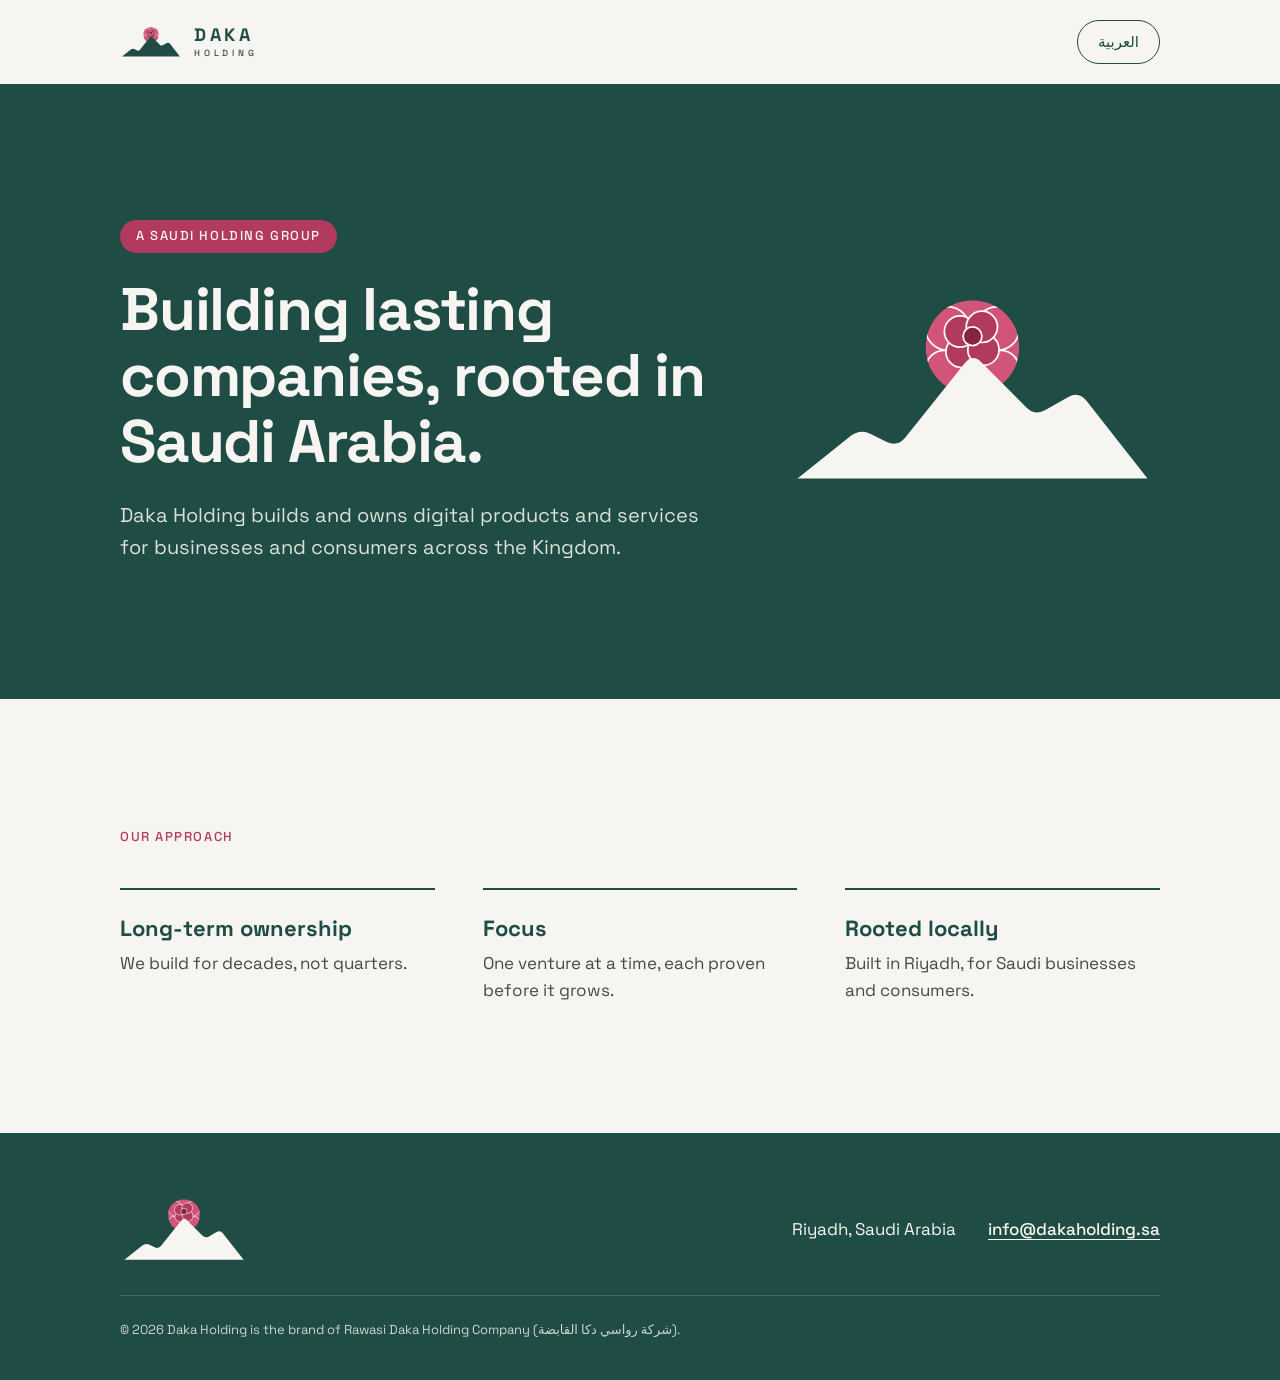
<file: index.html>
<!doctype html>
<html lang="en" dir="ltr">
<head>
  <meta charset="utf-8">
  <meta name="viewport" content="width=device-width, initial-scale=1">
  <title>Daka Holding</title>
  <meta name="description" content="Daka Holding is a Saudi holding company in Riyadh that builds and owns digital products and services for businesses and consumers across the Kingdom.">
  <meta name="theme-color" content="#1F4D45">
  <link rel="canonical" href="https://dakaholding.sa/">
  <link rel="alternate" hreflang="en" href="https://dakaholding.sa/">
  <link rel="alternate" hreflang="ar" href="https://dakaholding.sa/ar/">
  <link rel="alternate" hreflang="x-default" href="https://dakaholding.sa/">
  <link rel="icon" href="favicon.svg" type="image/svg+xml">
  <link rel="apple-touch-icon" href="apple-touch-icon.png">

  <meta property="og:type" content="website">
  <meta property="og:site_name" content="Daka Holding">
  <meta property="og:title" content="Daka Holding">
  <meta property="og:description" content="A Saudi holding company that builds and owns digital products and services for businesses and consumers across the Kingdom.">
  <meta property="og:url" content="https://dakaholding.sa/">
  <meta property="og:image" content="https://dakaholding.sa/og-image.png">
  <meta property="og:image:width" content="1200">
  <meta property="og:image:height" content="630">
  <meta property="og:image:alt" content="Daka Holding logo on a dark green background">
  <meta property="og:locale" content="en_US">
  <meta property="og:locale:alternate" content="ar_SA">
  <meta name="twitter:card" content="summary_large_image">

  <link rel="preconnect" href="https://fonts.googleapis.com">
  <link rel="preconnect" href="https://fonts.gstatic.com" crossorigin>
  <link rel="preload" as="style" href="https://fonts.googleapis.com/css2?family=Space+Grotesk:wght@400;500;700&display=swap">
  <link rel="stylesheet" href="https://fonts.googleapis.com/css2?family=Space+Grotesk:wght@400;500;700&display=swap" media="print" onload="this.media='all'">
  <noscript><link rel="stylesheet" href="https://fonts.googleapis.com/css2?family=Space+Grotesk:wght@400;500;700&display=swap"></noscript>
  <link rel="stylesheet" href="styles.css">
</head>
<body>
  <a class="skip" href="#main">Skip to content</a>

  <header class="site-header">
    <div class="wrap">
      <a class="brand" href="./" aria-label="Daka Holding, home">
        <img src="logo.svg" alt="Daka Holding" width="62" height="32">
        <span class="wordmark" aria-hidden="true">
          <span class="wordmark-main">DAKA</span>
          <span class="wordmark-sub">HOLDING</span>
        </span>
      </a>
      <a class="lang-switch" href="ar/" lang="ar" hreflang="ar">العربية</a>
    </div>
  </header>

  <main id="main">
    <section class="hero" aria-labelledby="hero-title">
      <div class="wrap">
        <div>
          <p class="label">A Saudi holding group</p>
          <h1 id="hero-title">Building lasting companies, rooted in Saudi Arabia.</h1>
          <p class="lede">Daka Holding builds and owns digital products and services for businesses and consumers across the Kingdom.</p>
        </div>
        <div class="hero-mark">
          <img src="logo-light.svg" alt="Daka Holding logo: a Taif rose above a mountain range" width="380" height="196">
        </div>
      </div>
    </section>

    <section class="approach" aria-labelledby="approach-title">
      <div class="wrap">
        <h2 class="section-label" id="approach-title">Our approach</h2>
        <ul class="principles">
          <li>
            <h3>Long-term ownership</h3>
            <p>We build for decades, not quarters.</p>
          </li>
          <li>
            <h3>Focus</h3>
            <p>One venture at a time, each proven before it grows.</p>
          </li>
          <li>
            <h3>Rooted locally</h3>
            <p>Built in Riyadh, for Saudi businesses and consumers.</p>
          </li>
        </ul>
      </div>
    </section>
  </main>

  <footer class="site-footer">
    <div class="wrap">
      <div class="footer-top">
        <img src="logo-light.svg" alt="Daka Holding" width="128" height="66" loading="lazy">
        <address class="footer-contact">
          <span>Riyadh, Saudi Arabia</span>
          <a href="mailto:info@dakaholding.sa">info@dakaholding.sa</a>
        </address>
      </div>
      <p class="fineprint">© <span class="year">2026</span> Daka Holding is the brand of Rawasi Daka Holding Company (<span lang="ar" dir="rtl">شركة رواسي دكا القابضة</span>).</p>
    </div>
  </footer>

  <script>document.querySelectorAll('.year').forEach(function (el) { el.textContent = new Date().getFullYear(); });</script>
</body>
</html>
</file>
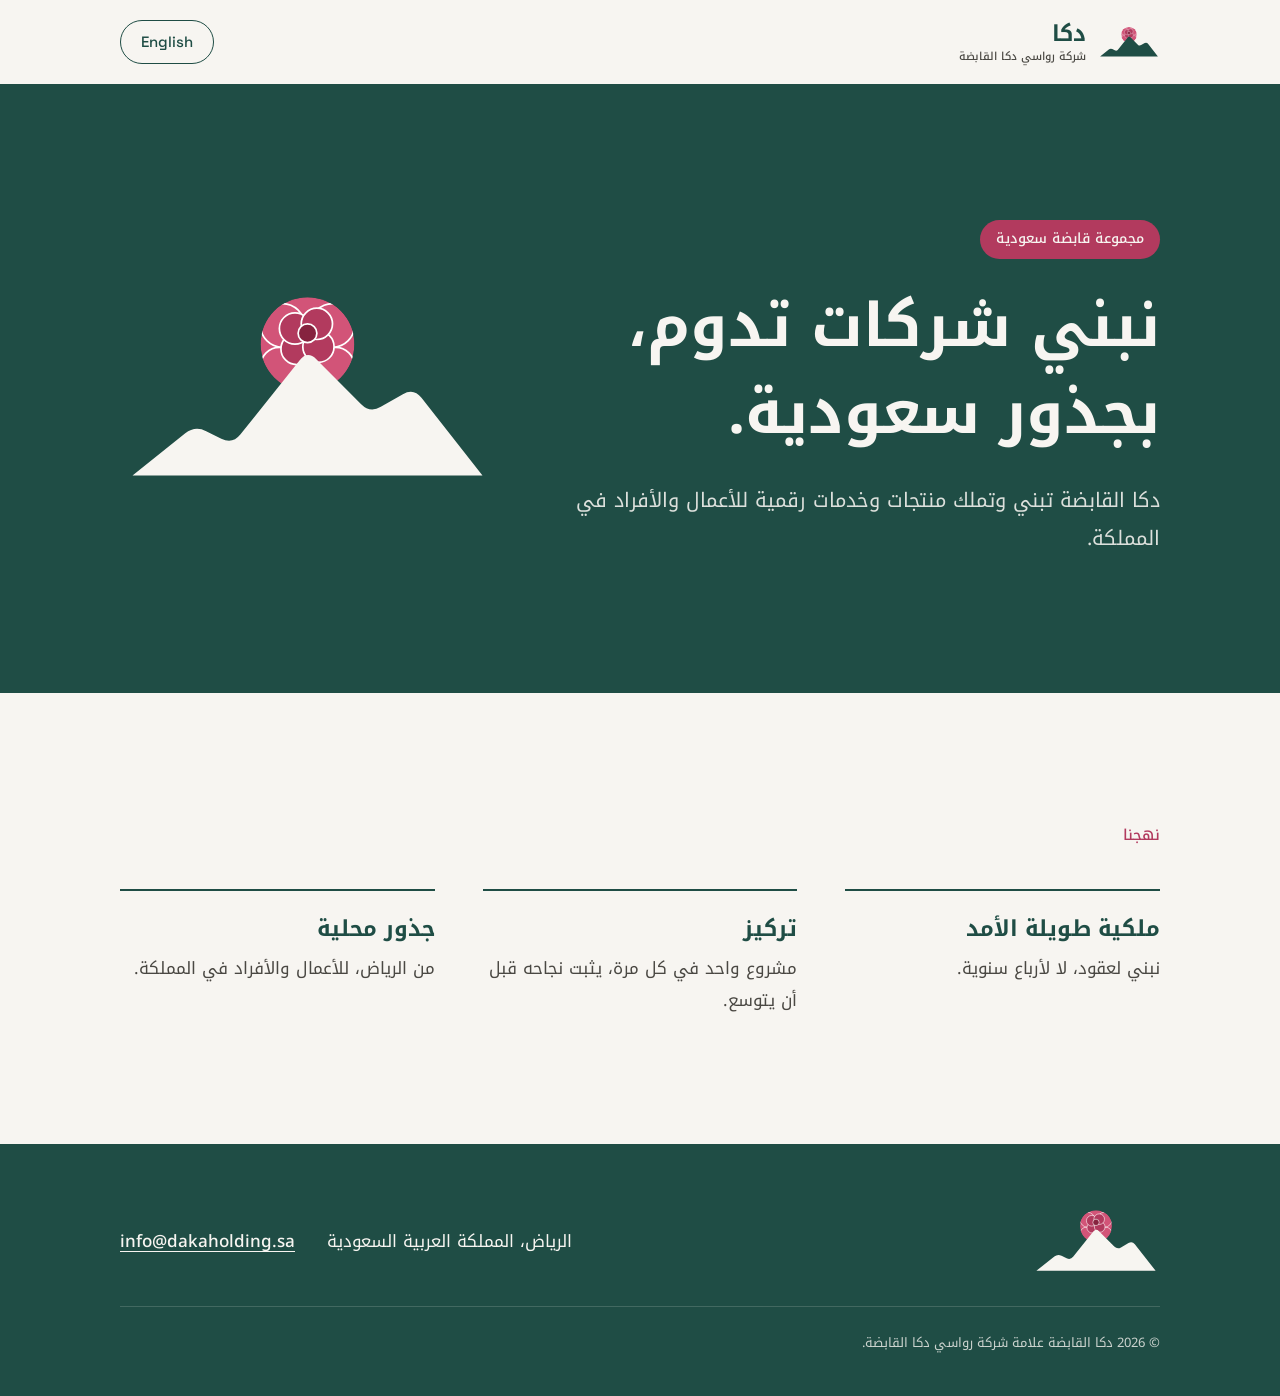
<file: ar/index.html>
<!doctype html>
<html lang="ar" dir="rtl">
<head>
  <meta charset="utf-8">
  <meta name="viewport" content="width=device-width, initial-scale=1">
  <title>دكا القابضة</title>
  <meta name="description" content="دكا القابضة مجموعة سعودية من الرياض، تبني وتملك منتجات وخدمات رقمية للأعمال والأفراد في المملكة.">
  <meta name="theme-color" content="#1F4D45">
  <link rel="canonical" href="https://dakaholding.sa/ar/">
  <link rel="alternate" hreflang="en" href="https://dakaholding.sa/">
  <link rel="alternate" hreflang="ar" href="https://dakaholding.sa/ar/">
  <link rel="alternate" hreflang="x-default" href="https://dakaholding.sa/">
  <link rel="icon" href="../favicon.svg" type="image/svg+xml">
  <link rel="apple-touch-icon" href="../apple-touch-icon.png">

  <meta property="og:type" content="website">
  <meta property="og:site_name" content="دكا القابضة">
  <meta property="og:title" content="دكا القابضة">
  <meta property="og:description" content="مجموعة قابضة سعودية تبني وتملك منتجات وخدمات رقمية للأعمال والأفراد في المملكة.">
  <meta property="og:url" content="https://dakaholding.sa/ar/">
  <meta property="og:image" content="https://dakaholding.sa/og-image.png">
  <meta property="og:image:width" content="1200">
  <meta property="og:image:height" content="630">
  <meta property="og:image:alt" content="شعار دكا القابضة على خلفية خضراء داكنة">
  <meta property="og:locale" content="ar_SA">
  <meta property="og:locale:alternate" content="en_US">
  <meta name="twitter:card" content="summary_large_image">

  <link rel="preconnect" href="https://fonts.googleapis.com">
  <link rel="preconnect" href="https://fonts.gstatic.com" crossorigin>
  <link rel="preload" as="style" href="https://fonts.googleapis.com/css2?family=Noto+Kufi+Arabic:wght@400;500;700&family=Space+Grotesk:wght@500&display=swap">
  <link rel="stylesheet" href="https://fonts.googleapis.com/css2?family=Noto+Kufi+Arabic:wght@400;500;700&family=Space+Grotesk:wght@500&display=swap" media="print" onload="this.media='all'">
  <noscript><link rel="stylesheet" href="https://fonts.googleapis.com/css2?family=Noto+Kufi+Arabic:wght@400;500;700&family=Space+Grotesk:wght@500&display=swap"></noscript>
  <link rel="stylesheet" href="../styles.css">
</head>
<body>
  <a class="skip" href="#main">تخطَّ إلى المحتوى</a>

  <header class="site-header">
    <div class="wrap">
      <a class="brand" href="./" aria-label="دكا القابضة، الصفحة الرئيسية">
        <img src="../logo.svg" alt="دكا القابضة" width="62" height="32">
        <span class="wordmark" aria-hidden="true">
          <span class="wordmark-main">دكا</span>
          <span class="wordmark-sub">شركة رواسي دكا القابضة</span>
        </span>
      </a>
      <a class="lang-switch" href="../" lang="en" hreflang="en">English</a>
    </div>
  </header>

  <main id="main">
    <section class="hero" aria-labelledby="hero-title">
      <div class="wrap">
        <div>
          <p class="label">مجموعة قابضة سعودية</p>
          <h1 id="hero-title">نبني شركات تدوم، بجذور سعودية.</h1>
          <p class="lede">دكا القابضة تبني وتملك منتجات وخدمات رقمية للأعمال والأفراد في المملكة.</p>
        </div>
        <div class="hero-mark">
          <img src="../logo-light.svg" alt="شعار دكا القابضة: وردة طائفية فوق سلسلة جبال" width="380" height="196">
        </div>
      </div>
    </section>

    <section class="approach" aria-labelledby="approach-title">
      <div class="wrap">
        <h2 class="section-label" id="approach-title">نهجنا</h2>
        <ul class="principles">
          <li>
            <h3>ملكية طويلة الأمد</h3>
            <p>نبني لعقود، لا لأرباع سنوية.</p>
          </li>
          <li>
            <h3>تركيز</h3>
            <p>مشروع واحد في كل مرة، يثبت نجاحه قبل أن يتوسع.</p>
          </li>
          <li>
            <h3>جذور محلية</h3>
            <p>من الرياض، للأعمال والأفراد في المملكة.</p>
          </li>
        </ul>
      </div>
    </section>
  </main>

  <footer class="site-footer">
    <div class="wrap">
      <div class="footer-top">
        <img src="../logo-light.svg" alt="دكا القابضة" width="128" height="66" loading="lazy">
        <address class="footer-contact">
          <span>الرياض، المملكة العربية السعودية</span>
          <a href="mailto:info@dakaholding.sa" dir="ltr">info@dakaholding.sa</a>
        </address>
      </div>
      <p class="fineprint">© <span class="year">2026</span> دكا القابضة علامة شركة رواسي دكا القابضة.</p>
    </div>
  </footer>

  <script>document.querySelectorAll('.year').forEach(function (el) { el.textContent = new Date().getFullYear(); });</script>
</body>
</html>
</file>
<file: styles.css>
/* Daka Holding — one-page corporate site */

:root {
  --pine: #1F4D45;
  --rose: #B23A5E;
  --mist: #F7F5F1;
  --stone: #4A4843;
  --line: #E4E0D8;

  --font: "Space Grotesk", system-ui, -apple-system, "Segoe UI", Roboto, sans-serif;
  --wrap: 1120px;
  --gutter: clamp(16px, 5vw, 40px);
}

[lang="ar"] {
  --font: "Noto Kufi Arabic", system-ui, -apple-system, "Segoe UI", Tahoma, sans-serif;
}

*,
*::before,
*::after {
  box-sizing: border-box;
}

html {
  -webkit-text-size-adjust: 100%;
  text-size-adjust: 100%;
}

body {
  margin: 0;
  background: var(--mist);
  color: var(--stone);
  font-family: var(--font);
  font-size: 1.0625rem;
  line-height: 1.6;
  -webkit-font-smoothing: antialiased;
}

[lang="ar"] body,
body[lang="ar"] {
  line-height: 1.9;
}

img {
  display: block;
  max-width: 100%;
  height: auto;
}

h1,
h2,
h3,
p {
  margin: 0;
}

a {
  color: inherit;
}

:focus-visible {
  outline: 2px solid currentColor;
  outline-offset: 4px;
  border-radius: 4px;
}

.wrap {
  width: 100%;
  max-width: var(--wrap);
  margin-inline: auto;
  padding-inline: var(--gutter);
}

.skip {
  position: absolute;
  inset-inline-start: var(--gutter);
  top: -100px;
  z-index: 10;
  padding: 10px 20px;
  border-radius: 999px;
  background: var(--pine);
  color: var(--mist);
  text-decoration: none;
}

.skip:focus {
  top: 12px;
}

/* Header */

.site-header .wrap {
  display: flex;
  align-items: center;
  justify-content: space-between;
  gap: 16px;
  padding-block: 20px;
}

.brand {
  display: flex;
  align-items: center;
  gap: 12px;
  color: var(--pine);
  text-decoration: none;
}

.brand img {
  width: 62px;
  height: 32px;
}

.wordmark {
  display: flex;
  flex-direction: column;
  line-height: 1;
}

.wordmark-main {
  font-weight: 700;
  font-size: 1.125rem;
  letter-spacing: 0.2em;
}

.wordmark-sub {
  margin-top: 5px;
  font-weight: 500;
  color: var(--stone);
  font-size: 0.5625rem;
  letter-spacing: 0.42em;
}

/* Arabic wordmark: no letter-spacing, it breaks letter joining */
[lang="ar"] .wordmark-main {
  font-size: 1.375rem;
  letter-spacing: 0;
}

[lang="ar"] .wordmark-sub {
  margin-top: 6px;
  font-size: 0.6875rem;
  letter-spacing: 0;
}

.lang-switch {
  display: inline-flex;
  align-items: center;
  min-height: 44px;
  padding: 0 20px;
  border: 1.5px solid var(--pine);
  border-radius: 999px;
  color: var(--pine);
  font-size: 0.9375rem;
  font-weight: 500;
  text-decoration: none;
  transition: background-color 0.15s, color 0.15s;
}

.lang-switch:hover {
  background: var(--pine);
  color: var(--mist);
}

.lang-switch[lang="ar"] {
  font-family: "Noto Kufi Arabic", system-ui, sans-serif;
}

.lang-switch[lang="en"] {
  font-family: "Space Grotesk", system-ui, sans-serif;
}

/* Hero */

.hero {
  background: var(--pine);
  color: var(--mist);
}

.hero .wrap {
  display: grid;
  grid-template-columns: 1fr;
  gap: 48px;
  align-items: center;
  padding-block: clamp(64px, 12vw, 136px);
}

.label {
  display: inline-block;
  margin-bottom: 24px;
  padding: 6px 16px;
  border-radius: 999px;
  background: var(--rose);
  color: var(--mist);
  font-size: 0.8125rem;
  font-weight: 500;
  letter-spacing: 0.12em;
  text-transform: uppercase;
}

[lang="ar"] .label {
  letter-spacing: 0;
  font-size: 0.875rem;
}

.hero h1 {
  max-width: 16em;
  font-size: clamp(2.125rem, 5.4vw, 3.75rem);
  font-weight: 700;
  line-height: 1.1;
  letter-spacing: -0.02em;
}

[lang="ar"] .hero h1 {
  line-height: 1.45;
  letter-spacing: 0;
}

.hero .lede {
  max-width: 34em;
  margin-top: 24px;
  font-size: clamp(1.0625rem, 1.8vw, 1.25rem);
  opacity: 0.88;
}

.hero-mark {
  justify-self: center;
  width: min(100%, 280px);
}

.hero-mark img {
  width: 100%;
}

@media (min-width: 860px) {
  .hero .wrap {
    grid-template-columns: 1.6fr 1fr;
    gap: 64px;
  }

  .hero-mark {
    width: min(100%, 380px);
  }
}

/* Approach */

.approach .wrap {
  padding-block: clamp(72px, 11vw, 128px);
}

.section-label {
  margin-bottom: 40px;
  color: var(--rose);
  font-size: 0.8125rem;
  font-weight: 500;
  letter-spacing: 0.12em;
  text-transform: uppercase;
}

[lang="ar"] .section-label {
  letter-spacing: 0;
  font-size: 0.9375rem;
}

.principles {
  display: grid;
  grid-template-columns: 1fr;
  gap: 40px;
  margin: 0;
  padding: 0;
  list-style: none;
}

.principles li {
  padding-top: 24px;
  border-top: 2px solid var(--pine);
}

.principles h3 {
  margin-bottom: 8px;
  color: var(--pine);
  font-size: 1.375rem;
  font-weight: 700;
  line-height: 1.3;
}

@media (min-width: 760px) {
  .principles {
    grid-template-columns: repeat(3, 1fr);
    gap: 48px;
  }
}

/* Footer */

.site-footer {
  background: var(--pine);
  color: var(--mist);
}

.site-footer .wrap {
  display: grid;
  gap: 32px;
  padding-block: 64px 40px;
}

.footer-top {
  display: flex;
  flex-wrap: wrap;
  align-items: center;
  justify-content: space-between;
  gap: 24px 48px;
}

.footer-top img {
  width: 128px;
  height: 66px;
}

.footer-contact {
  display: flex;
  flex-wrap: wrap;
  gap: 8px 32px;
  margin: 0;
  font-style: normal;
}

.footer-contact a {
  font-weight: 500;
  text-decoration: underline;
  text-decoration-thickness: 1px;
  text-underline-offset: 4px;
}

.footer-contact a:hover {
  text-decoration-thickness: 2px;
}

.fineprint {
  padding-top: 24px;
  border-top: 1px solid rgba(247, 245, 241, 0.2);
  font-size: 0.8125rem;
  opacity: 0.8;
}

@media (prefers-reduced-motion: reduce) {
  * {
    transition: none !important;
  }
}
</file>
